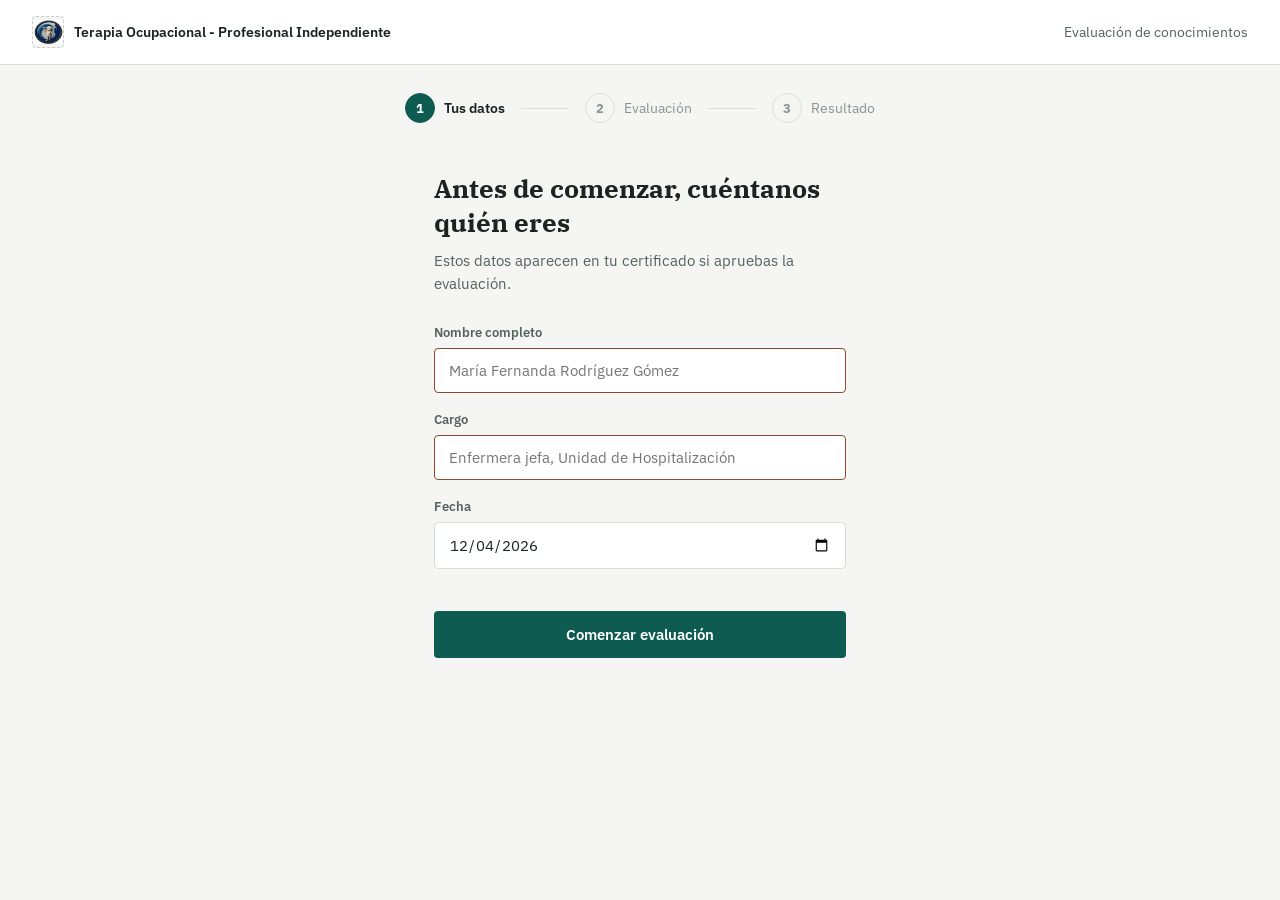
<file: index.html>
<!doctype html>
<html lang="es">
<head>
<meta charset="utf-8">
<meta name="viewport" content="width=device-width, initial-scale=1">
<title>Evaluación con certificado</title>
<link rel="preconnect" href="https://fonts.googleapis.com">
<link rel="stylesheet" href="https://fonts.googleapis.com/css2?family=IBM+Plex+Sans:wght@400;500;600;700&family=IBM+Plex+Serif:wght@500;600;700&display=swap">
<link rel="stylesheet" href="./styles.css">
</head>
<body>

<header class="topbar">
  <div class="brandmark">
    <div class="logo-box" id="headerLogo">
      <svg width="14" height="14" viewBox="0 0 24 24" fill="none" stroke="#8A948F" stroke-width="1.8" stroke-linecap="round" stroke-linejoin="round"><rect x="3" y="3" width="18" height="18" rx="2"></rect><circle cx="8.5" cy="8.5" r="1.5"></circle><path d="M21 15l-5-5L5 21"></path></svg>
    </div>
    <span class="brand-name" id="headerInstitucion">Cargando&hellip;</span>
  </div>
  <span class="tema-name" id="headerTema"></span>
</header>

<nav class="stepper" id="stepper">
  <div class="step"><div class="step-dot" id="dot1">1</div><span class="step-label" id="label1">Tus datos</span></div>
  <div class="step-line" id="line1"></div>
  <div class="step"><div class="step-dot" id="dot2">2</div><span class="step-label" id="label2">Evaluación</span></div>
  <div class="step-line" id="line2"></div>
  <div class="step"><div class="step-dot" id="dot3">3</div><span class="step-label" id="label3">Resultado</span></div>
</nav>

<!-- Loading -->
<main id="screen-loading" class="wrap wrap-narrow center">
  <p class="muted">Cargando evaluación…</p>
</main>

<!-- Error: no evaluacion.json -->
<main id="screen-error" class="wrap wrap-narrow hidden">
  <div class="error-box">
    <svg width="20" height="20" viewBox="0 0 24 24" fill="none" stroke="#8A4A2D" stroke-width="2" stroke-linecap="round" stroke-linejoin="round" style="flex-shrink:0"><circle cx="12" cy="12" r="9"></circle><path d="M12 8v5"></path><circle cx="12" cy="16" r="0.5" fill="#8A4A2D"></circle></svg>
    <div>
      <div style="font-weight:600;margin-bottom:4px">No hay ninguna evaluación cargada en este sitio</div>
      <div>Crea una en <code>configurar.html</code>, descarga el archivo <code>evaluacion.json</code> y colócalo en la carpeta de este proyecto antes de publicar o volver a desplegar.</div>
    </div>
  </div>
</main>

<!-- 1. Datos del participante -->
<main id="screen-datos" class="wrap wrap-narrow hidden">
  <h2 style="font-size:26px;margin-bottom:10px">Antes de comenzar, cuéntanos quién eres</h2>
  <p class="muted" style="margin-bottom:28px;font-size:15px;line-height:1.55">Estos datos aparecen en tu certificado si apruebas la evaluación.</p>

  <form id="formDatos">
    <label class="field">
      <span class="field-label">Nombre completo</span>
      <input class="input" id="inpNombre" type="text" required placeholder="María Fernanda Rodríguez Gómez">
    </label>
    <label class="field">
      <span class="field-label">Cargo</span>
      <input class="input" id="inpCargo" type="text" required placeholder="Enfermera jefa, Unidad de Hospitalización">
    </label>
    <label class="field">
      <span class="field-label">Fecha</span>
      <input class="input" id="inpFecha" type="date" required>
    </label>
    <button type="submit" class="btn btn-primary btn-block" style="margin-top:24px">Comenzar evaluación</button>
  </form>
</main>

<!-- 2. Evaluación -->
<main id="screen-quiz" class="wrap hidden">
  <div class="wrap-narrow" style="max-width:640px">
    <div style="display:flex;align-items:center;justify-content:space-between;margin-bottom:8px">
      <span class="muted" style="font-size:13px" id="quizProgressText">Pregunta 1 de 1</span>
      <span class="muted" style="font-size:13px" id="quizTotalPuntos">0 puntos en total</span>
    </div>
    <div class="progress-track" style="margin-bottom:28px"><div class="progress-fill" id="quizProgressFill" style="width:0%"></div></div>

    <div class="card">
      <div class="section-num" id="quizQNum">Pregunta 1</div>
      <h2 style="font-size:21px;line-height:1.4;margin:10px 0 24px" id="quizQText"></h2>
      <div id="quizOptions"></div>
    </div>

    <div style="display:flex;align-items:center;justify-content:space-between;margin-top:24px">
      <button type="button" class="btn btn-ghost" id="btnAnterior">Anterior</button>
      <button type="button" class="btn btn-primary" id="btnSiguiente">Siguiente</button>
    </div>
  </div>
</main>

<!-- 3. Resultado -->
<main id="screen-resultado" class="wrap hidden">
  <div class="wrap-narrow" style="max-width:640px">
    <div class="center" style="padding:16px 0 8px">
      <div class="badge" id="resultBadge"><span id="resultBadgeText"></span></div>
      <div style="font-family:'IBM Plex Serif',serif;font-size:64px;font-weight:600;line-height:1;margin-top:18px" id="resultPercent">0%</div>
      <p class="muted" style="margin-top:10px;font-size:15px" id="resultDetail"></p>
    </div>

    <div style="height:1px;background:var(--line);margin:28px 0"></div>

    <div class="card" style="display:grid;grid-template-columns:repeat(2,minmax(0,1fr));gap:20px;padding:28px">
      <div><div class="field-label" style="margin-bottom:4px">Participante</div><div id="recapNombre"></div></div>
      <div><div class="field-label" style="margin-bottom:4px">Cargo</div><div id="recapCargo"></div></div>
      <div><div class="field-label" style="margin-bottom:4px">Fecha</div><div id="recapFecha"></div></div>
      <div><div class="field-label" style="margin-bottom:4px">Evaluación</div><div id="recapTema"></div></div>
    </div>

    <div id="passActions" class="center hidden" style="margin-top:28px">
      <a href="#" class="btn btn-primary" id="btnVerCertificado">Ver y descargar certificado</a>
    </div>
    <div id="failActions" class="center hidden" style="margin-top:28px">
      <button type="button" class="btn btn-primary" id="btnReintentar">Volver a intentar</button>
    </div>
  </div>
</main>

<!-- Certificado -->
<main id="screen-certificado" class="hidden">
  <div class="wrap center" style="padding-bottom:24px">
    <button type="button" class="btn btn-ghost" id="btnVolverResultado" style="margin-right:10px">Volver al resultado</button>
    <button type="button" class="btn btn-primary" id="btnImprimir">Imprimir / Guardar como PDF</button>
  </div>
  <div class="certificate-page">
    <div class="certificate">
      <div class="border-outer"></div>
      <div class="border-inner"></div>
      <div class="content">
        <div style="display:flex;flex-direction:column;align-items:center;gap:8px">
          <div class="logo-box seal-logo" id="certLogo">
            <svg width="22" height="22" viewBox="0 0 24 24" fill="none" stroke="#A89662" stroke-width="1.6" stroke-linecap="round" stroke-linejoin="round"><rect x="3" y="3" width="18" height="18" rx="2"></rect><circle cx="8.5" cy="8.5" r="1.5"></circle><path d="M21 15l-5-5L5 21"></path></svg>
          </div>
          <span class="org-name" id="certInstitucion"></span>
        </div>
        <div style="display:flex;flex-direction:column;align-items:center">
          <h1>Certificado de aprobación</h1>
          <span class="lead">Se certifica que</span>
          <div class="name" id="certNombre"></div>
          <div class="rule"></div>
          <div class="cargo" id="certCargo"></div>
          <p class="body-text" id="certCuerpo"></p>
        </div>
        <div class="bottom-row">
          <div class="signature">
            <div class="signature-inner">
              <div class="signature-name" id="certFirmanteNombre"></div>
              <div class="signature-role" id="certFirmanteCargo"></div>
            </div>
          </div>
          <div class="cert-date" id="certFecha"></div>
          <svg width="60" height="60" viewBox="0 0 78 78" style="flex-shrink:0">
            <circle cx="39" cy="39" r="37" fill="none" stroke="#9C7A3C" stroke-width="2"></circle>
            <circle cx="39" cy="39" r="29" fill="none" stroke="#9C7A3C" stroke-width="1"></circle>
            <circle cx="39" cy="39" r="22" fill="#0E5B52"></circle>
            <path d="M30 39l6 6 13-13" fill="none" stroke="#FBF7EC" stroke-width="2.6" stroke-linecap="round" stroke-linejoin="round"></path>
            <path d="M26 70l13-16 13 16-13-6z" fill="#9C7A3C"></path>
          </svg>
        </div>
      </div>
      <div class="cert-id" id="certId"></div>
    </div>
  </div>
</main>

<script>
(function(){
  "use strict";

  var MESES = ["enero","febrero","marzo","abril","mayo","junio","julio","agosto","septiembre","octubre","noviembre","diciembre"];

  var state = {
    config: null,
    participante: { nombre: "", cargo: "", fecha: "" },
    respuestas: [],
    current: 0,
    score: 0,
    percent: 0,
    pass: false
  };

  function $(id){ return document.getElementById(id); }
  function show(id){ $(id).classList.remove("hidden"); }
  function hide(id){ $(id).classList.add("hidden"); }
  function showOnly(id){
    ["screen-loading","screen-error","screen-datos","screen-quiz","screen-resultado"].forEach(function(s){ hide(s); });
    $("screen-certificado").classList.add("hidden");
    show(id);
  }

  function fechaLarga(iso){
    if(!iso) return "";
    var p = iso.split("-");
    var d = parseInt(p[2],10), m = parseInt(p[1],10)-1, y = p[0];
    return d + " de " + MESES[m] + " de " + y;
  }

  function todayISO(){
    var d = new Date();
    var m = String(d.getMonth()+1).padStart(2,"0");
    var day = String(d.getDate()).padStart(2,"0");
    return d.getFullYear()+"-"+m+"-"+day;
  }

  function setStepper(activeStep){
    for(var i=1;i<=3;i++){
      var dot = $("dot"+i), label = $("label"+i);
      dot.classList.remove("active","done");
      label.classList.remove("active");
      if(i < activeStep){
        dot.classList.add("done");
        dot.innerHTML = '<svg width="14" height="14" viewBox="0 0 24 24" fill="none" stroke="#fff" stroke-width="2.4" stroke-linecap="round" stroke-linejoin="round"><path d="M20 6L9 17l-5-5"></path></svg>';
      } else if(i === activeStep){
        dot.classList.add("active");
        dot.textContent = i;
        label.classList.add("active");
      } else {
        dot.textContent = i;
      }
    }
    var l1 = $("line1"), l2 = $("line2");
    l1.classList.toggle("done", activeStep > 1);
    l2.classList.toggle("done", activeStep > 2);
  }

  function renderHeader(cfg){
    $("headerInstitucion").textContent = cfg.institucion || "Evaluación";
    $("headerTema").textContent = cfg.tema || "";
    if(cfg.logo){
      $("headerLogo").innerHTML = '<img src="'+cfg.logo+'" alt="Logo de '+(cfg.institucion||"la institución")+'">';
    }
  }

  function loadConfig(){
    fetch("./evaluacion.json", { cache: "no-store" })
      .then(function(r){ if(!r.ok) throw new Error("not found"); return r.json(); })
      .then(function(cfg){
        if(!cfg || !Array.isArray(cfg.preguntas) || cfg.preguntas.length === 0){ throw new Error("empty"); }
        state.config = cfg;
        renderHeader(cfg);
        $("inpFecha").value = todayISO();
        setStepper(1);
        showOnly("screen-datos");
      })
      .catch(function(){
        showOnly("screen-error");
      });
  }

  $("formDatos").addEventListener("submit", function(e){
    e.preventDefault();
    state.participante.nombre = $("inpNombre").value.trim();
    state.participante.cargo = $("inpCargo").value.trim();
    state.participante.fecha = $("inpFecha").value;
    state.respuestas = new Array(state.config.preguntas.length).fill(null);
    state.current = 0;
    setStepper(2);
    showOnly("screen-quiz");
    renderQuestion();
  });

  function renderQuestion(){
    var preguntas = state.config.preguntas;
    var total = preguntas.length;
    var q = preguntas[state.current];

    $("quizProgressText").textContent = "Pregunta " + (state.current+1) + " de " + total;
    $("quizTotalPuntos").textContent = total + " puntos en total";
    $("quizProgressFill").style.width = Math.round(((state.current+1)/total)*100) + "%";
    $("quizQNum").textContent = "Pregunta " + (state.current+1);
    $("quizQText").textContent = q.pregunta;

    var opcionesHtml = "";
    q.opciones.forEach(function(op, idx){
      var selected = state.respuestas[state.current] === idx;
      opcionesHtml += '<label class="option' + (selected ? ' selected' : '') + '" data-idx="' + idx + '">' +
        '<input type="radio" name="opt" ' + (selected ? "checked" : "") + '>' +
        '<span>' + op + '</span></label>';
    });
    $("quizOptions").innerHTML = opcionesHtml;

    Array.prototype.forEach.call($("quizOptions").querySelectorAll(".option"), function(el){
      el.addEventListener("click", function(){
        state.respuestas[state.current] = parseInt(el.getAttribute("data-idx"),10);
        renderQuestion();
      });
    });

    $("btnAnterior").disabled = state.current === 0;
    $("btnSiguiente").textContent = (state.current === total-1) ? "Finalizar evaluación" : "Siguiente";
  }

  $("btnAnterior").addEventListener("click", function(){
    if(state.current > 0){ state.current--; renderQuestion(); }
  });

  $("btnSiguiente").addEventListener("click", function(){
    var total = state.config.preguntas.length;
    if(state.current < total-1){
      state.current++;
      renderQuestion();
    } else {
      finalizar();
    }
  });

  function finalizar(){
    var preguntas = state.config.preguntas;
    var correct = 0;
    preguntas.forEach(function(q, i){
      if(state.respuestas[i] === q.correcta) correct++;
    });
    state.score = correct;
    state.percent = Math.round((correct/preguntas.length)*100);
    var minimo = state.config.puntaje_minimo || 90;
    state.pass = state.percent >= minimo;

    $("resultBadge").className = "badge " + (state.pass ? "badge-pass" : "badge-fail");
    $("resultBadgeText").textContent = state.pass ? "Aprobado" : "No aprobado";
    $("resultPercent").textContent = state.percent + "%";
    $("resultDetail").textContent = correct + " de " + preguntas.length + " respuestas correctas · mínimo para aprobar: " + minimo + "%";

    $("recapNombre").textContent = state.participante.nombre;
    $("recapCargo").textContent = state.participante.cargo;
    $("recapFecha").textContent = fechaLarga(state.participante.fecha);
    $("recapTema").textContent = state.config.tema;

    $("passActions").classList.toggle("hidden", !state.pass);
    $("failActions").classList.toggle("hidden", state.pass);

    setStepper(3);
    showOnly("screen-resultado");
  }

  $("btnReintentar").addEventListener("click", function(){
    state.respuestas = new Array(state.config.preguntas.length).fill(null);
    state.current = 0;
    setStepper(2);
    showOnly("screen-quiz");
    renderQuestion();
  });

  $("btnVerCertificado").addEventListener("click", function(e){
    e.preventDefault();
    renderCertificado();
    hide("screen-resultado");
    show("screen-certificado");
  });

  $("btnVolverResultado").addEventListener("click", function(){
    hide("screen-certificado");
    show("screen-resultado");
  });

  $("btnImprimir").addEventListener("click", function(){
    window.print();
  });

  function certId(cfg){
    var inst = (cfg.institucion||"CERT").replace(/[^A-Za-z]/g,"").slice(0,3).toUpperCase();
    var d = new Date();
    var ymd = d.getFullYear() + String(d.getMonth()+1).padStart(2,"0") + String(d.getDate()).padStart(2,"0");
    var rand = Math.random().toString(36).slice(2,6).toUpperCase();
    return inst + "-" + ymd + "-" + rand;
  }

  function renderCertificado(){
    var cfg = state.config;
    $("certInstitucion").textContent = cfg.institucion || "";
    if(cfg.logo){
      $("certLogo").innerHTML = '<img src="'+cfg.logo+'" alt="Logo de '+(cfg.institucion||"la institución")+'">';
    }
    $("certNombre").textContent = state.participante.nombre;
    $("certCargo").textContent = state.participante.cargo;
    $("certCuerpo").textContent = 'aprobó la evaluación de conocimientos “' + cfg.tema + '” con un puntaje de ' +
      state.percent + '% (' + state.score + ' de ' + cfg.preguntas.length + ' respuestas correctas), superando el mínimo requerido del ' + (cfg.puntaje_minimo||90) + '%.';
    $("certFirmanteNombre").textContent = cfg.firmante_nombre || "";
    $("certFirmanteCargo").textContent = (cfg.firmante_cargo ? cfg.firmante_cargo + (cfg.institucion ? " · " + cfg.institucion : "") : (cfg.institucion||""));
    $("certFecha").textContent = (cfg.institucion ? "" : "") + fechaLarga(state.participante.fecha);
    $("certId").textContent = "N.º de certificado: " + certId(cfg);
  }

  loadConfig();
})();
</script>
</body>
</html>
</file>
<file: styles.css>
:root{
  --ink:#1B2422;
  --muted:#55625D;
  --faint:#8A948F;
  --ground:#F5F6F3;
  --panel:#FFFFFF;
  --line:#D7DED9;
  --brand:#0E5B52;
  --brand-dark:#0A423C;
  --brand-tint:#E3EFEC;
  --gold:#9C7A3C;
  --warn:#8A4A2D;
  --warn-tint:#F3E7DD;
  --paper:#FBF7EC;
}
*{box-sizing:border-box}
body{margin:0;background:var(--ground);color:var(--ink);font-family:'IBM Plex Sans',system-ui,sans-serif;-webkit-font-smoothing:antialiased}
h1,h2,h3{font-family:'IBM Plex Serif',Georgia,serif;margin:0}
a{color:inherit}
p{margin:0}
.hidden{display:none !important}
:focus-visible{outline:2px solid var(--brand);outline-offset:2px}

.wrap{width:100%;max-width:880px;margin:0 auto;padding:40px 24px 120px}
.wrap-narrow{max-width:460px;margin:0 auto}

.topbar{background:var(--panel);border-bottom:1px solid var(--line);padding:16px 32px;display:flex;align-items:center;justify-content:space-between;flex-wrap:wrap;gap:10px}
.brandmark{display:flex;align-items:center;gap:10px;min-width:0}
.brand-name{font-size:14px;font-weight:600;color:var(--ink);white-space:nowrap}
.tema-name{font-size:13.5px;color:var(--muted)}
.logo-box{width:32px;height:32px;border-radius:4px;display:flex;align-items:center;justify-content:center;flex-shrink:0;overflow:hidden;background:var(--ground);border:1.5px dashed #C7D0CA}
.logo-box img{width:100%;height:100%;object-fit:contain}
.logo-box.lg{width:108px;height:108px;border-radius:4px}

.stepper{display:flex;align-items:center;justify-content:center;gap:16px;padding:28px 20px 8px;flex-wrap:wrap}
.step{display:flex;align-items:center;gap:9px}
.step-dot{width:30px;height:30px;border-radius:999px;display:flex;align-items:center;justify-content:center;font-size:13px;font-weight:700;border:1.5px solid var(--line);color:var(--faint);flex-shrink:0}
.step-dot.active,.step-dot.done{background:var(--brand);border-color:var(--brand);color:#fff}
.step-label{font-size:13.5px;color:var(--faint)}
.step-label.active{color:var(--ink);font-weight:600}
.step-line{width:48px;height:1px;background:var(--line)}
.step-line.done{background:var(--brand)}

.card{background:var(--panel);border:1px solid var(--line);border-radius:4px;padding:32px}
.card + .card{margin-top:24px}
.section-num{font-family:'IBM Plex Serif',serif;font-size:15px;font-weight:600;color:var(--brand)}

.field{display:block;margin-bottom:18px}
.field:last-child{margin-bottom:0}
.field-label{display:block;font-size:13px;font-weight:600;color:var(--muted);margin-bottom:7px}
.field-hint{display:block;font-size:12.5px;color:var(--faint);margin-top:6px}
.input{width:100%;padding:12px 14px;border:1px solid var(--line);border-radius:4px;font-size:15px;color:var(--ink);font-family:inherit;min-height:44px;background:#fff}
.input:invalid{border-color:var(--warn)}

.btn{display:inline-flex;align-items:center;justify-content:center;gap:8px;border-radius:4px;padding:13px 26px;font-size:14.5px;font-weight:600;min-height:44px;cursor:pointer;border:1px solid transparent;font-family:inherit;text-decoration:none;background:none}
.btn-primary{background:var(--brand);color:#fff}
.btn-primary:hover{background:var(--brand-dark)}
.btn-primary:disabled{background:#B8C4C0;cursor:not-allowed}
.btn-ghost{background:#fff;border-color:var(--line);color:var(--ink)}
.btn-ghost:hover{border-color:var(--brand)}
.btn-block{width:100%}

.badge{display:inline-flex;align-items:center;gap:8px;padding:8px 18px;border-radius:999px;font-size:13px;font-weight:700}
.badge-pass{background:var(--brand-tint);color:var(--brand)}
.badge-fail{background:var(--warn-tint);color:var(--warn)}

.option{display:flex;align-items:center;gap:12px;padding:14px 16px;border:1px solid var(--line);border-radius:4px;cursor:pointer;margin-bottom:10px}
.option:hover{border-color:var(--brand)}
.option.selected{border:1.5px solid var(--brand);background:var(--brand-tint)}
.option input{width:18px;height:18px;flex-shrink:0}
.option span{font-size:15px}

.progress-track{width:100%;height:4px;background:var(--line);border-radius:2px;overflow:hidden}
.progress-fill{height:100%;background:var(--brand);transition:width .2s ease}

.dropzone{border:1.5px dashed #C7D0CA;border-radius:4px;padding:40px 24px;display:flex;flex-direction:column;align-items:center;gap:12px;text-align:center;background:var(--ground);cursor:pointer}
.dropzone:hover{border-color:var(--brand)}
.dropzone.sm{padding:16px;gap:6px}

.filerow{display:flex;align-items:center;justify-content:space-between;gap:16px;margin-top:16px;padding:14px 16px;background:var(--brand-tint);border-radius:4px}
.filerow-left{display:flex;align-items:center;gap:12px;min-width:0}
.filerow-name{font-size:14px;font-weight:600;color:var(--ink);overflow:hidden;text-overflow:ellipsis;white-space:nowrap}
.filerow-meta{font-size:12.5px;color:var(--muted);margin-top:1px}

.muted{color:var(--muted)}
.faint{color:var(--faint)}
.center{text-align:center}
.error-box{background:var(--warn-tint);border:1px solid #E3CBB4;border-radius:4px;padding:16px 20px;color:var(--warn);font-size:14px;display:flex;gap:12px;align-items:flex-start}
.ok-box{background:var(--brand-tint);border:1px solid #BFDAD4;border-radius:4px;padding:16px 20px;color:var(--brand-dark);font-size:14px;display:flex;gap:12px;align-items:flex-start}

/* Certificate */
.certificate-page{display:flex;justify-content:center;padding:40px 20px}
.certificate{width:1123px;max-width:100%;aspect-ratio:1123/794;background:var(--paper);position:relative;font-family:'IBM Plex Sans',system-ui,sans-serif;color:var(--ink);box-shadow:0 0 0 1px var(--line)}
.certificate .border-outer{position:absolute;inset:40px;border:2px solid var(--brand)}
.certificate .border-inner{position:absolute;inset:52px;border:1px solid var(--gold)}
.certificate .content{position:absolute;inset:9.5%;display:flex;flex-direction:column;align-items:center;justify-content:space-between;text-align:center}
.certificate h1{font-size:2.3vw;max-font-size:30px;font-weight:600;letter-spacing:1px;margin:0 0 1.8vw}
.certificate .lead{font-family:'IBM Plex Serif',Georgia,serif;font-style:italic;font-size:1.2vw;color:var(--muted);margin-bottom:1vw}
.certificate .name{font-family:'IBM Plex Serif',Georgia,serif;font-size:3.6vw;font-weight:600;line-height:1.1;margin-bottom:0.8vw;word-break:break-word}
.certificate .rule{width:14%;height:2px;background:var(--gold);margin:0 auto 1vw}
.certificate .cargo{font-size:1.2vw;color:var(--muted);margin-bottom:1.8vw}
.certificate .body-text{font-size:1.25vw;line-height:1.65;max-width:50%;margin:0}
.certificate .bottom-row{display:flex;align-items:flex-end;justify-content:space-between;width:100%}
.certificate .signature{text-align:center;min-width:16%}
.certificate .signature-inner{border-top:1px solid var(--ink);padding-top:0.6vw}
.certificate .signature-name{font-size:1.1vw;font-weight:600}
.certificate .signature-role{font-size:0.95vw;color:var(--muted);margin-top:2px}
.certificate .cert-date{font-size:1vw;color:var(--muted)}
.certificate .cert-id{position:absolute;bottom:1.6%;right:5%;font-size:0.65vw;letter-spacing:0.4px;color:#9AA39D}
.certificate .seal-logo{width:3.8vw;height:3.8vw;flex-shrink:0;border-radius:4px;display:flex;align-items:center;justify-content:center;overflow:hidden}
.certificate .seal-logo img{width:100%;height:100%;object-fit:contain}
.certificate .org-name{font-variant:small-caps;letter-spacing:1px;font-size:1vw;font-weight:600;color:var(--muted)}

@media print{
  body *{visibility:hidden}
  .certificate-page,.certificate-page *{visibility:visible}
  .certificate-page{position:absolute;top:0;left:0;padding:0;width:100%;margin:0}
  .certificate{width:100%;aspect-ratio:auto;box-shadow:none}
  @page{size:landscape;margin:0}
}
</file>
